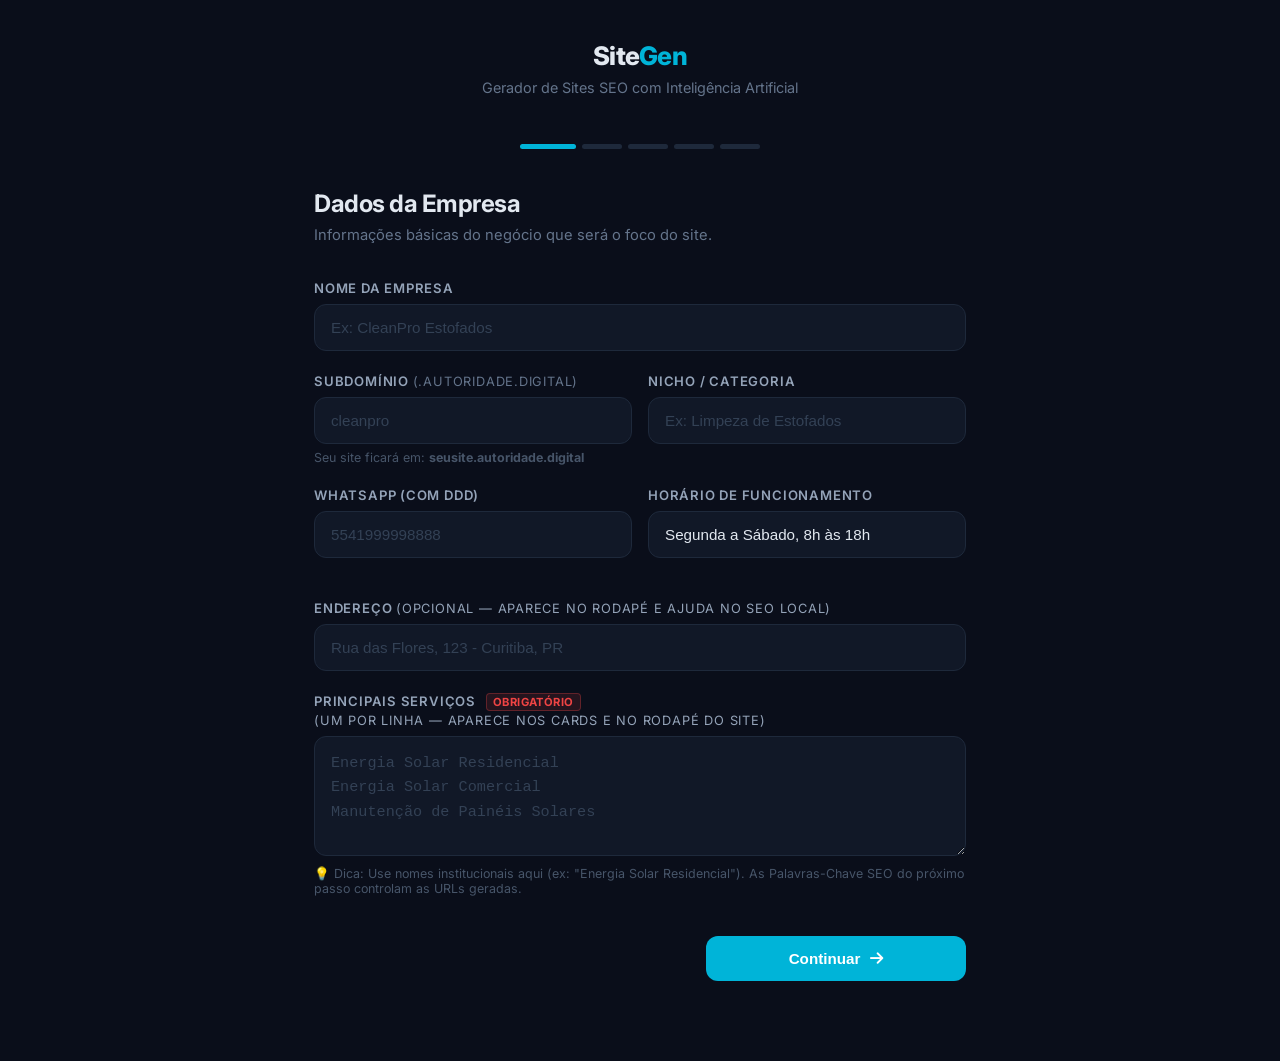
<file: frontend/index.html>
<!DOCTYPE html>
<html lang="pt-BR">

<head>
    <meta charset="UTF-8">
    <meta name="viewport" content="width=device-width, initial-scale=1.0">
    <!-- Redireciona link de recovery do Supabase para o dashboard -->
    <script>if(window.location.hash.includes('type=recovery')){window.location.href='/dashboard'+window.location.hash;}</script>
    <title>SiteGen — Gerador SEO com IA</title>
    <link rel="preconnect" href="https://fonts.googleapis.com">
    <link href="https://fonts.googleapis.com/css2?family=Inter:wght@300;400;500;600;700;800&display=swap"
        rel="stylesheet">
    <link rel="stylesheet" href="https://cdnjs.cloudflare.com/ajax/libs/font-awesome/6.5.0/css/all.min.css">
    <style>
        /* ===== RESET + BASE ===== */
        *,
        *::before,
        *::after {
            margin: 0;
            padding: 0;
            box-sizing: border-box;
        }

        body {
            font-family: 'Inter', -apple-system, sans-serif;
            background: #0a0e1a;
            color: #e2e8f0;
            min-height: 100vh;
            -webkit-font-smoothing: antialiased;
        }

        /* ===== LAYOUT ===== */
        .app {
            max-width: 700px;
            margin: 0 auto;
            padding: 40px 24px 80px;
        }

        .app-header {
            text-align: center;
            margin-bottom: 48px;
        }

        .app-logo {
            font-size: 1.6rem;
            font-weight: 800;
            letter-spacing: -0.03em;
            margin-bottom: 8px;
        }

        .app-logo span {
            color: #00b4d8;
        }

        .app-tagline {
            font-size: 0.9rem;
            color: #64748b;
        }

        /* ===== STEPPER ===== */
        .stepper {
            display: flex;
            justify-content: center;
            gap: 6px;
            margin-bottom: 40px;
        }

        .step-dot {
            width: 40px;
            height: 5px;
            border-radius: 10px;
            background: #1e293b;
            transition: all 0.4s ease;
        }

        .step-dot.active {
            background: #00b4d8;
            width: 56px;
        }

        .step-dot.done {
            background: #22c55e;
        }

        /* ===== FORM PANELS ===== */
        .panel {
            display: none;
            animation: fadeIn 0.4s ease;
        }

        .panel.active {
            display: block;
        }

        @keyframes fadeIn {
            from {
                opacity: 0;
                transform: translateY(16px);
            }

            to {
                opacity: 1;
                transform: translateY(0);
            }
        }

        .panel-title {
            font-size: 1.5rem;
            font-weight: 700;
            margin-bottom: 6px;
            letter-spacing: -0.02em;
        }

        .panel-desc {
            font-size: 0.92rem;
            color: #64748b;
            margin-bottom: 32px;
            line-height: 1.6;
        }

        /* ===== FORM ELEMENTS ===== */
        .field {
            margin-bottom: 22px;
        }

        .field label {
            display: block;
            font-size: 0.82rem;
            font-weight: 600;
            color: #94a3b8;
            text-transform: uppercase;
            letter-spacing: 0.06em;
            margin-bottom: 8px;
        }

        .field input,
        .field textarea,
        .field select {
            width: 100%;
            padding: 14px 16px;
            background: #111827;
            border: 1px solid #1e293b;
            border-radius: 12px;
            color: #e2e8f0;
            font-size: 0.95rem;
            transition: all 0.3s ease;
            outline: none;
        }

        .field input:focus,
        .field textarea:focus,
        .field select:focus {
            border-color: #00b4d8;
            box-shadow: 0 0 0 3px rgba(0, 180, 216, 0.15);
        }

        .field input::placeholder,
        .field textarea::placeholder {
            color: #334155;
        }

        .field textarea {
            min-height: 120px;
            resize: vertical;
            line-height: 1.6;
        }

        .field-hint {
            font-size: 0.78rem;
            color: #475569;
            margin-top: 6px;
        }

        .field-row {
            display: grid;
            grid-template-columns: 1fr 1fr;
            gap: 16px;
        }

        /* Color picker */
        .color-picker-wrap {
            display: flex;
            align-items: center;
            gap: 12px;
        }

        .color-picker-wrap input[type="color"] {
            width: 52px;
            height: 52px;
            padding: 4px;
            border-radius: 12px;
            cursor: pointer;
        }

        .color-preview {
            flex: 1;
            padding: 14px 16px;
            background: #111827;
            border: 1px solid #1e293b;
            border-radius: 12px;
            font-family: 'JetBrains Mono', monospace;
            font-size: 0.95rem;
            color: #e2e8f0;
        }

        /* CSV Upload */
        .upload-zone {
            border: 2px dashed #1e293b;
            border-radius: 16px;
            padding: 36px;
            text-align: center;
            cursor: pointer;
            transition: all 0.3s ease;
            position: relative;
        }

        .upload-zone:hover,
        .upload-zone.dragover {
            border-color: #00b4d8;
            background: rgba(0, 180, 216, 0.05);
        }

        .upload-zone i {
            font-size: 2rem;
            color: #334155;
            margin-bottom: 12px;
        }

        .upload-zone p {
            font-size: 0.9rem;
            color: #64748b;
        }

        .upload-zone .upload-btn {
            color: #00b4d8;
            font-weight: 600;
            text-decoration: underline;
        }

        .upload-zone input[type="file"] {
            position: absolute;
            inset: 0;
            opacity: 0;
            cursor: pointer;
        }

        .upload-result {
            margin-top: 16px;
            padding: 14px 18px;
            background: rgba(34, 197, 94, 0.1);
            border: 1px solid rgba(34, 197, 94, 0.2);
            border-radius: 12px;
            font-size: 0.88rem;
            color: #4ade80;
            display: none;
        }

        .upload-result.show {
            display: flex;
            align-items: center;
            gap: 10px;
        }

        /* Tags display */
        .tags-preview {
            display: flex;
            flex-wrap: wrap;
            gap: 8px;
            margin-top: 12px;
        }

        .tag {
            padding: 6px 14px;
            background: rgba(0, 180, 216, 0.1);
            border: 1px solid rgba(0, 180, 216, 0.2);
            border-radius: 20px;
            font-size: 0.78rem;
            color: #48CAE4;
        }

        /* ===== BUTTONS ===== */
        .btn-row {
            display: flex;
            justify-content: space-between;
            gap: 16px;
            margin-top: 40px;
        }

        .btn {
            display: inline-flex;
            align-items: center;
            justify-content: center;
            gap: 10px;
            padding: 14px 32px;
            font-size: 0.95rem;
            font-weight: 600;
            border-radius: 12px;
            border: none;
            cursor: pointer;
            transition: all 0.3s ease;
        }

        .btn-back {
            background: #1e293b;
            color: #94a3b8;
        }

        .btn-back:hover {
            background: #334155;
        }

        .btn-next {
            background: #00b4d8;
            color: white;
            flex: 1;
            max-width: 260px;
        }

        .btn-next:hover {
            background: #0096c7;
            transform: translateY(-1px);
            box-shadow: 0 4px 15px rgba(0, 180, 216, 0.3);
        }

        .btn-generate {
            background: linear-gradient(135deg, #00b4d8, #48CAE4);
            color: white;
            width: 100%;
            padding: 18px;
            font-size: 1.05rem;
        }

        .btn-generate:hover {
            transform: translateY(-2px);
            box-shadow: 0 8px 25px rgba(0, 180, 216, 0.4);
        }

        .btn:disabled {
            opacity: 0.5;
            cursor: not-allowed;
            transform: none !important;
        }

        /* ===== REVIEW PANEL ===== */
        .review-card {
            background: #111827;
            border: 1px solid #1e293b;
            border-radius: 16px;
            padding: 24px;
            margin-bottom: 16px;
        }

        .review-card h4 {
            font-size: 0.78rem;
            text-transform: uppercase;
            letter-spacing: 0.08em;
            color: #64748b;
            margin-bottom: 12px;
        }

        .review-item {
            display: flex;
            justify-content: space-between;
            padding: 8px 0;
            border-bottom: 1px solid #1a2236;
            font-size: 0.9rem;
        }

        .review-item:last-child {
            border-bottom: none;
        }

        .review-item span:first-child {
            color: #94a3b8;
        }

        .review-item span:last-child {
            color: #e2e8f0;
            font-weight: 500;
        }

        .review-estimate {
            text-align: center;
            padding: 20px;
            background: rgba(0, 180, 216, 0.08);
            border: 1px solid rgba(0, 180, 216, 0.2);
            border-radius: 16px;
            margin: 24px 0;
        }

        .review-estimate .big-number {
            font-size: 2.5rem;
            font-weight: 800;
            color: #00b4d8;
            line-height: 1;
        }

        .review-estimate .big-label {
            font-size: 0.85rem;
            color: #64748b;
            margin-top: 6px;
        }

        .review-cost {
            font-size: 0.88rem;
            color: #4ade80;
            margin-top: 8px;
        }

        /* ===== PROGRESS PANEL ===== */
        .progress-container {
            text-align: center;
        }

        .progress-ring-wrap {
            position: relative;
            width: 200px;
            height: 200px;
            margin: 0 auto 32px;
        }

        .progress-ring {
            transform: rotate(-90deg);
        }

        .progress-ring circle {
            fill: none;
            stroke-width: 8;
        }

        .progress-bg {
            stroke: #1e293b;
        }

        .progress-bar {
            stroke: #00b4d8;
            stroke-linecap: round;
            transition: stroke-dashoffset 0.5s ease;
        }

        .progress-text {
            position: absolute;
            top: 50%;
            left: 50%;
            transform: translate(-50%, -50%);
            text-align: center;
        }

        .progress-percent {
            font-size: 2.8rem;
            font-weight: 800;
            color: #e2e8f0;
            line-height: 1;
        }

        .progress-label {
            font-size: 0.82rem;
            color: #64748b;
            margin-top: 4px;
        }

        .progress-status {
            font-size: 0.95rem;
            color: #94a3b8;
            margin-bottom: 24px;
            min-height: 24px;
        }

        .progress-steps {
            text-align: left;
            max-width: 400px;
            margin: 0 auto;
        }

        .p-step {
            display: flex;
            align-items: center;
            gap: 12px;
            padding: 10px 0;
            font-size: 0.88rem;
            color: #475569;
            transition: all 0.3s ease;
        }

        .p-step.active {
            color: #e2e8f0;
        }

        .p-step.done {
            color: #4ade80;
        }

        .p-step i {
            width: 20px;
            text-align: center;
        }

        /* ===== COMPLETE PANEL ===== */
        .complete-icon {
            font-size: 4rem;
            color: #22c55e;
            margin-bottom: 20px;
        }

        .complete-title {
            font-size: 1.75rem;
            font-weight: 800;
            margin-bottom: 8px;
        }

        .complete-desc {
            color: #64748b;
            margin-bottom: 32px;
        }

        .stats-grid {
            display: grid;
            grid-template-columns: repeat(auto-fit, minmax(130px, 1fr));
            gap: 16px;
            margin-bottom: 32px;
        }

        .stat-box {
            background: #111827;
            border: 1px solid #1e293b;
            border-radius: 12px;
            padding: 20px;
            text-align: center;
        }

        .stat-box .val {
            font-size: 1.5rem;
            font-weight: 800;
            color: #00b4d8;
        }

        .stat-box .lbl {
            font-size: 0.75rem;
            color: #64748b;
            margin-top: 4px;
            text-transform: uppercase;
            letter-spacing: 0.05em;
        }

        .btn-download {
            display: inline-flex;
            align-items: center;
            gap: 10px;
            padding: 16px 40px;
            background: linear-gradient(135deg, #22c55e, #16a34a);
            color: white;
            font-size: 1.05rem;
            font-weight: 700;
            border-radius: 14px;
            border: none;
            cursor: pointer;
            text-decoration: none;
            transition: all 0.3s ease;
        }

        .btn-download:hover {
            transform: translateY(-2px);
            box-shadow: 0 8px 25px rgba(34, 197, 94, 0.3);
        }

        .btn-new {
            display: inline-flex;
            align-items: center;
            gap: 8px;
            margin-top: 20px;
            padding: 12px 24px;
            background: #1e293b;
            color: #94a3b8;
            border: none;
            border-radius: 10px;
            cursor: pointer;
            font-size: 0.88rem;
            transition: all 0.3s ease;
        }

        .btn-new:hover {
            background: #334155;
        }

        /* ===== RESPONSIVE ===== */
        @media (max-width: 640px) {
            .app {
                padding: 24px 16px 60px;
            }

            .field-row {
                grid-template-columns: 1fr;
            }

            .stats-grid {
                grid-template-columns: 1fr;
            }

            .btn-row {
                flex-direction: column-reverse;
            }

            .btn-next {
                max-width: 100%;
            }
        }
    </style>
</head>

<body>
    <div class="app">
        <!-- Header -->
        <div class="app-header">
            <div class="app-logo">Site<span>Gen</span></div>
            <div class="app-tagline">Gerador de Sites SEO com Inteligência Artificial</div>
        </div>

        <!-- Stepper -->
        <div class="stepper" id="stepper">
            <div class="step-dot active" data-step="0"></div>
            <div class="step-dot" data-step="1"></div>
            <div class="step-dot" data-step="2"></div>
            <div class="step-dot" data-step="3"></div>
            <div class="step-dot" data-step="4"></div>
        </div>

        <!-- ===== STEP 0: Empresa ===== -->
        <div class="panel active" data-panel="0">
            <h2 class="panel-title">Dados da Empresa</h2>
            <p class="panel-desc">Informações básicas do negócio que será o foco do site.</p>

            <div class="field">
                <label>Nome da Empresa</label>
                <input type="text" id="empresa_nome" placeholder="Ex: CleanPro Estofados">
            </div>
            <div class="field-row">
                <div class="field">
                    <label>Subdomínio <span style="font-size:0.8rem; font-weight:normal; color:#64748b">(.autoridade.digital)</span></label>
                    <input type="text" id="subdomain" placeholder="cleanpro" pattern="[a-z0-9][a-z0-9\-]{1,61}[a-z0-9]" title="Use apenas letras minúsculas, números e hifens">
                    <p class="field-hint">Seu site ficará em: <strong id="subdomain-preview">seusite.autoridade.digital</strong></p>
                </div>
                <div class="field">
                    <label>Nicho / Categoria</label>
                    <input type="text" id="categoria" placeholder="Ex: Limpeza de Estofados">
                </div>
            </div>
            <div class="field-row">
                <div class="field">
                    <label>WhatsApp (com DDD)</label>
                    <input type="text" id="telefone" placeholder="5541999998888">
                </div>
                <div class="field">
                    <label>Horário de Funcionamento</label>
                    <input type="text" id="horario" placeholder="Seg a Sex, 8h às 18h"
                        value="Segunda a Sábado, 8h às 18h">
                </div>
            </div>

            <div class="field" style="margin-top: 20px;">
                <label>Endereço <span style="font-size:0.8rem; font-weight:normal;">(opcional — aparece no rodapé e
                        ajuda no SEO local)</span></label>
                <input type="text" id="endereco" placeholder="Rua das Flores, 123 - Curitiba, PR">
            </div>

            <div class="field" style="margin-top: 20px;">
                <label>
                    Principais Serviços
                    <span style="
                        display: inline-block;
                        font-size: 0.7rem;
                        font-weight: 700;
                        color: #ef4444;
                        background: rgba(239,68,68,0.12);
                        border: 1px solid rgba(239,68,68,0.3);
                        border-radius: 4px;
                        padding: 1px 6px;
                        margin-left: 6px;
                        text-transform: uppercase;
                        letter-spacing: 0.04em;
                        vertical-align: middle;
                    ">Obrigatório</span>
                    <span style="font-size:0.8rem; font-weight:normal; display:block; margin-top:2px;">(Um por linha — aparece nos cards e no rodapé do site)</span>
                </label>
                <textarea id="servicos"
                    placeholder="Energia Solar Residencial&#10;Energia Solar Comercial&#10;Manutenção de Painéis Solares"></textarea>
                <p id="servicos-error" style="
                    display: none;
                    font-size: 0.82rem;
                    color: #ef4444;
                    margin-top: 6px;
                    font-weight: 500;
                ">⚠️ Preencha a lista de Principais Serviços (um por linha) antes de continuar.</p>
                <p class="field-hint">💡 Dica: Use nomes institucionais aqui (ex: "Energia Solar Residencial"). As Palavras-Chave SEO do próximo passo controlam as URLs geradas.</p>
            </div>

            <div class="btn-row">
                <div></div>
                <button class="btn btn-next" onclick="nextStep()">Continuar <i class="fas fa-arrow-right"></i></button>
            </div>
        </div>

        <!-- ===== STEP 1: Palavras-chave ===== -->
        <div class="panel" data-panel="1">
            <h2 class="panel-title">Palavras-chave</h2>
            <p class="panel-desc">Importe do Google Keyword Planner (CSV) ou adicione manualmente. Cada keyword vira uma
                página do site.</p>

            <div class="upload-zone" id="uploadZone">
                <i class="fas fa-cloud-upload-alt"></i>
                <p>Arraste o CSV aqui ou <span class="upload-btn">clique para selecionar</span></p>
                <p style="font-size:0.75rem; color:#334155; margin-top:8px;">Google Keyword Planner, Ubersuggest ou CSV
                    simples</p>
                <input type="file" id="csvFile" accept=".csv,.txt">
            </div>
            <div class="upload-result" id="uploadResult">
                <i class="fas fa-check-circle"></i>
                <span id="uploadCount"></span>
            </div>

            <div class="field" style="margin-top:24px;">
                <label>Ou adicione manualmente (uma por linha)</label>
                <textarea id="keywords_manual"
                    placeholder="Limpeza de Sofá&#10;Higienização de Estofados&#10;Lavagem de Colchão&#10;Impermeabilização de Sofá"></textarea>
                <p class="field-hint">Dica: Use as keywords mais buscadas do Google Keyword Planner</p>
            </div>

            <div id="keywordsPreview" class="tags-preview"></div>

            <div class="btn-row">
                <button class="btn btn-back" onclick="prevStep()"><i class="fas fa-arrow-left"></i> Voltar</button>
                <button class="btn btn-next" onclick="nextStep()">Continuar <i class="fas fa-arrow-right"></i></button>
            </div>
        </div>

        <!-- ===== STEP 2: Locais ===== -->
        <div class="panel" data-panel="2">
            <h2 class="panel-title">Locais e Regiões</h2>
            <p class="panel-desc">Cidades e bairros que o site vai atingir. Cada local × keyword = 1 página SEO.</p>

            <div class="field">
                <label>Cidades / Bairros (um por linha)</label>
                <textarea id="locais"
                    placeholder="Curitiba&#10;São José dos Pinhais&#10;Colombo&#10;Araucária&#10;Pinhais"
                    style="min-height:180px;"></textarea>
            </div>

            <div id="pagesEstimate"
                style="padding:14px 18px; background:rgba(0,180,216,0.08); border:1px solid rgba(0,180,216,0.2); border-radius:12px; font-size:0.9rem; color:#48CAE4; display:none;">
                <i class="fas fa-calculator"></i> <span id="pagesCount"></span>
            </div>

            <div class="btn-row">
                <button class="btn btn-back" onclick="prevStep()"><i class="fas fa-arrow-left"></i> Voltar</button>
                <button class="btn btn-next" onclick="nextStep()">Continuar <i class="fas fa-arrow-right"></i></button>
            </div>
        </div>

        <!-- ===== STEP 3: Visual ===== -->
        <div class="panel" data-panel="3">
            <h2 class="panel-title">Identidade Visual</h2>
            <p class="panel-desc">Cores e aparência do site gerado.</p>

            <div class="field">
                <label>Cor Principal da Marca</label>
                <div class="color-picker-wrap">
                    <input type="color" id="cor_marca" value="#00b4d8">
                    <input type="text" class="color-preview" id="cor_marca_hex" value="#00b4d8">
                </div>
            </div>

            <div class="field">
                <label>Embed do Google Maps (opcional)</label>
                <textarea id="google_maps" placeholder="Cole o link de embed do Google Maps..."
                    style="min-height:80px;"></textarea>
                <p class="field-hint">Google Maps → Compartilhar → Incorporar mapa → Copie o URL do src</p>
            </div>

            <div class="field" style="margin-top:20px;">
                <label>Tema Visual</label>
                <select id="theme_mode">
                    <option value="auto">🪄 Automático (IA Decide pelo nicho)</option>
                    <option value="dark">🌙 Dark Mode</option>
                    <option value="light">☀️ Light Mode</option>
                </select>
                <p class="field-hint">Defina a base visual do site gerado. Automático escolhe predefinindo dark/light baseado na categoria.</p>
            </div>

            <!-- Cloud Worker Auto Injected -->

            <div class="btn-row">
                <button class="btn btn-back" onclick="prevStep()"><i class="fas fa-arrow-left"></i> Voltar</button>
                <button class="btn btn-next" onclick="nextStep()">Revisar <i class="fas fa-check"></i></button>
            </div>
        </div>

        <!-- ===== STEP 4: Review ===== -->
        <div class="panel" data-panel="4">
            <h2 class="panel-title">Revisar e Gerar</h2>
            <p class="panel-desc">Confira os dados antes de iniciar a geração.</p>

            <div class="review-card">
                <h4>Empresa</h4>
                <div class="review-item"><span>Nome</span><span id="r_nome">-</span></div>
                <div class="review-item"><span>Nicho</span><span id="r_categoria">-</span></div>
                <div class="review-item"><span>Domínio</span><span id="r_dominio">-</span></div>
                <div class="review-item"><span>WhatsApp</span><span id="r_telefone">-</span></div>
            </div>

            <div class="review-card">
                <h4>SEO</h4>
                <div class="review-item"><span>Palavras-chave</span><span id="r_keywords">-</span></div>
                <div class="review-item"><span>Locais</span><span id="r_locais">-</span></div>
            </div>

            <div class="review-estimate">
                <div class="big-number" id="r_total_pages">0</div>
                <div class="big-label">Páginas serão geradas</div>
                <div class="review-cost" id="r_cost">Custo estimado: ~$0.00</div>
            </div>

            <!-- Card de projeção de geração (preenchido via WebSocket 'projection') -->
            <div id="gen-projection" style="
                display: none;
                background: rgba(99,102,241,0.1);
                border: 1px solid rgba(99,102,241,0.3);
                border-radius: 12px;
                padding: 16px 20px;
                margin-top: 16px;
                margin-bottom: 24px;
                font-size: 0.88rem;
            ">
                <div style="font-weight:600; margin-bottom:8px; color:#a5b4fc;">📊 Estimativa de Geração (Cloud)</div>
                <div style="display:flex; gap:24px; flex-wrap:wrap;">
                    <span>⏱ <strong id="proj-time">--</strong></span>
                    <span>💰 <strong id="proj-cost">--</strong></span>
                    <span style="opacity:0.6;">~3.550 tokens/pág · Gemini 2.5 Flash</span>
                </div>
            </div>

            <button class="btn btn-generate" onclick="startGeneration()" id="btnGenerate">
                <i class="fas fa-rocket"></i> Gerar Site Agora
            </button>

            <div class="btn-row" style="margin-top:16px;">
                <button class="btn btn-back" onclick="prevStep()"><i class="fas fa-arrow-left"></i> Voltar e
                    editar</button>
                <div></div>
            </div>
        </div>

        <!-- ===== PROGRESS PANEL ===== -->
        <div class="panel" data-panel="progress">
            <div class="progress-container">
                <div class="progress-ring-wrap">
                    <svg class="progress-ring" width="200" height="200">
                        <circle class="progress-bg" cx="100" cy="100" r="88" />
                        <circle class="progress-bar" id="progressCircle" cx="100" cy="100" r="88" stroke-dasharray="553"
                            stroke-dashoffset="553" />
                    </svg>
                    <div class="progress-text">
                        <div class="progress-percent" id="progressPercent">0%</div>
                        <div class="progress-label">
                            <span id="progressPages">Preparando...</span>
                            <span id="live-cost-display" style="font-size: 0.8em; opacity: 0.55; margin-left: 8px;"></span>
                        </div>
                    </div>
                </div>

                <div class="progress-status" id="progressStatus">Conectando ao servidor...</div>

                <div class="progress-steps" id="progressSteps">
                    <div class="p-step" data-pstep="1"><i class="fas fa-circle-dot"></i> Validar configuração</div>
                    <div class="p-step" data-pstep="2"><i class="fas fa-circle-dot"></i> Gerar combinações</div>
                    <div class="p-step" data-pstep="3"><i class="fas fa-circle-dot"></i> Criar sitemap</div>
                    <div class="p-step" data-pstep="4"><i class="fas fa-circle-dot"></i> Geração paralela (imagem + home + tópicos)</div>
                    <div class="p-step" data-pstep="5"><i class="fas fa-circle-dot"></i> Montar home page premium</div>
                    <div class="p-step" data-pstep="6"><i class="fas fa-circle-dot"></i> Gerar páginas SEO</div>
                    <div class="p-step" data-pstep="7"><i class="fas fa-circle-dot"></i> Validar qualidade</div>
                    <div class="p-step" data-pstep="8"><i class="fas fa-circle-dot"></i> Empacotar site</div>
                </div>
            </div>
        </div>

        <!-- ===== COMPLETE PANEL ===== -->
        <div class="panel" data-panel="complete">
            <div style="text-align:center;">
                <div class="complete-icon"><i class="fas fa-circle-check"></i></div>
                <h2 class="complete-title">Site Gerado com Sucesso!</h2>
                <p class="complete-desc">Seu site SEO está pronto para deploy.</p>

                <div class="stats-grid" id="finalStats"></div>

                <!-- Breakdown por provider -->
                <div id="provider-breakdown" style="display:none; text-align:left; margin-bottom:24px; padding-top:16px; border-top:1px solid rgba(255,255,255,0.1);">
                    <div style="font-size:0.85rem; opacity:0.6; margin-bottom:8px; text-transform:uppercase; letter-spacing:0.05em;">Distribuição de Consumo</div>
                    <div id="pb-gemini" style="font-size:0.95rem; margin-bottom:6px;">
                        🤖 Gemini: <strong id="pb-g-pages">--</strong> pgs · <span style="color:#4ade80;">R$ <span id="pb-g-cost">--</span></span>
                    </div>
                    <div id="pb-openai" style="display:none; font-size:0.95rem;">
                        🔵 OpenAI: <strong id="pb-o-pages">--</strong> pgs · <span style="color:#4ade80;">R$ <span id="pb-o-cost">--</span></span>
                    </div>
                </div>

                <a href="#" class="btn-download" id="downloadBtn">
                    <i class="fas fa-download"></i> Baixar Site (.zip)
                </a>

                <!-- Botão "Ver Site" — aparece apenas quando deploy teve sucesso -->
                <div id="deployBlock" style="display:none; margin-top:16px;">
                    <a href="#" class="btn-download" id="deployBtn"
                       target="_blank" rel="noopener"
                       style="background: linear-gradient(135deg, #7c3aed, #6d28d9);">
                        <i class="fas fa-globe"></i> Visualizar Site Online
                    </a>
                    <p style="font-size:0.78rem; color:#64748b; margin-top:8px;">
                        <i class="fas fa-circle" style="color:#22c55e; font-size:0.6rem;"></i>
                        Site publicado em <span id="deployUrlText"></span>
                    </p>
                </div>

                <br>
                <button class="btn-new" onclick="location.reload()">
                    <i class="fas fa-plus"></i> Gerar outro site
                </button>
            </div>
        </div>
    </div>

    <script>
        // ===== STATE =====
        let currentStep = 0;
        const totalSteps = 5;
        let csvKeywords = [];
        let csvFilePath = '';

        // Reset inline error quando usuário digita em #servicos
        document.getElementById('servicos').addEventListener('input', function() {
            const errorEl = document.getElementById('servicos-error');
            if (errorEl) errorEl.style.display = 'none';
        });

        // ===== NAVIGATION =====
        document.getElementById('subdomain').addEventListener('input', function() {
            const val = this.value.toLowerCase().replace(/[^a-z0-9\-]/g, '');
            this.value = val;
            const preview = val ? `${val}.autoridade.digital` : 'seusite.autoridade.digital';
            document.getElementById('subdomain-preview').textContent = preview;
        });
        function showPanel(index) {
            document.querySelectorAll('.panel').forEach(p => p.classList.remove('active'));
            const panel = document.querySelector(`[data-panel="${index}"]`);
            if (panel) panel.classList.add('active');

            // Update stepper
            document.querySelectorAll('.step-dot').forEach((dot, i) => {
                dot.classList.remove('active', 'done');
                if (i < index) dot.classList.add('done');
                if (i === index) dot.classList.add('active');
            });
        }

        function nextStep() {
            if (currentStep === 0 && !validateStep0()) return;
            if (currentStep === 1) {
                updateKeywordsPreview();
                if (!validateStep1()) return;
            }
            if (currentStep === 2) {
                updatePagesEstimate();
                if (!validateStep2()) return;
            }
            if (currentStep === 3) updateReview();

            currentStep = Math.min(currentStep + 1, totalSteps - 1);
            showPanel(currentStep);
        }

        function prevStep() {
            currentStep = Math.max(currentStep - 1, 0);
            showPanel(currentStep);
        }

        // ===== VALIDATION =====
        function validateStep0() {
            const nome = document.getElementById('empresa_nome').value.trim();
            const subdomain = document.getElementById('subdomain').value.trim();
            const categoria = document.getElementById('categoria').value.trim();
            const telefone = document.getElementById('telefone').value.trim();
            if (!nome) { alert('Preencha o nome da empresa'); return false; }
            if (!subdomain) { alert('Preencha o subdomínio do site'); return false; }
            if (!categoria) { alert('Preencha o nicho/categoria'); return false; }
            if (!telefone) { alert('Preencha o WhatsApp'); return false; }

            // Validação do campo Principais Serviços
            const servicosRaw = document.getElementById('servicos').value;
            const servicosValidos = servicosRaw
                .split('\n')
                .map(s => s.trim())
                .filter(s => s.length > 0);
            const errorEl = document.getElementById('servicos-error');
            if (servicosValidos.length === 0) {
                errorEl.style.display = 'block';
                document.getElementById('servicos').focus();
                document.getElementById('servicos').scrollIntoView({ behavior: 'smooth', block: 'center' });
                return false;
            }
            errorEl.style.display = 'none';
            return true;
        }

        function validateStep1() {
            const keywords = getAllKeywords();
            if (keywords.length === 0) {
                alert('Adicione pelo menos uma palavra-chave (CSV ou manual)');
                return false;
            }
            return true;
        }

        function validateStep2() {
            const locais = document.getElementById('locais').value
                .split('\n').map(l => l.trim()).filter(l => l);
            if (locais.length === 0) {
                alert('Adicione pelo menos uma cidade ou bairro');
                return false;
            }
            return true;
        }

        // ===== CSV UPLOAD =====
        const csvFileInput = document.getElementById('csvFile');
        const uploadZone = document.getElementById('uploadZone');

        csvFileInput.addEventListener('change', async (e) => {
            const file = e.target.files[0];
            if (!file) return;

            const formData = new FormData();
            formData.append('file', file);

            try {
                const resp = await fetch('/api/upload-csv', { method: 'POST', body: formData });
                const data = await resp.json();

                if (data.success) {
                    csvKeywords = data.keywords;
                    csvFilePath = data.filepath;
                    document.getElementById('uploadResult').classList.add('show');
                    document.getElementById('uploadCount').textContent =
                        `${data.count} palavras-chave importadas de ${file.name}`;
                    updateKeywordsPreview();
                }
            } catch (err) {
                alert('Erro ao processar CSV: ' + err.message);
            }
        });

        uploadZone.addEventListener('dragover', (e) => {
            e.preventDefault();
            uploadZone.classList.add('dragover');
        });
        uploadZone.addEventListener('dragleave', () => uploadZone.classList.remove('dragover'));
        uploadZone.addEventListener('drop', (e) => {
            e.preventDefault();
            uploadZone.classList.remove('dragover');
            csvFileInput.files = e.dataTransfer.files;
            csvFileInput.dispatchEvent(new Event('change'));
        });

        // ===== KEYWORDS PREVIEW =====
        function getAllKeywords() {
            const manual = document.getElementById('keywords_manual').value
                .split('\n').map(k => k.trim()).filter(k => k);
            return [...new Set([...csvKeywords, ...manual])];
        }

        function updateKeywordsPreview() {
            const keywords = getAllKeywords();
            const preview = document.getElementById('keywordsPreview');
            preview.innerHTML = keywords.slice(0, 20).map(k =>
                `<span class="tag">${k}</span>`
            ).join('') + (keywords.length > 20 ? `<span class="tag">+${keywords.length - 20} mais</span>` : '');
        }

        // ===== PAGES ESTIMATE =====
        function updatePagesEstimate() {
            const keywords = getAllKeywords();
            const locais = document.getElementById('locais').value
                .split('\n').map(l => l.trim()).filter(l => l);
            const total = keywords.length * locais.length;

            if (total > 0) {
                document.getElementById('pagesEstimate').style.display = 'block';
                document.getElementById('pagesCount').textContent =
                    `${keywords.length} keywords × ${locais.length} locais = ${total} páginas`;
            }
        }

        document.getElementById('locais').addEventListener('input', updatePagesEstimate);
        document.getElementById('keywords_manual').addEventListener('input', () => {
            updateKeywordsPreview();
            updatePagesEstimate();
        });

        // ===== COLOR PICKER =====
        const colorPicker = document.getElementById('cor_marca');
        const colorHex = document.getElementById('cor_marca_hex');

        colorPicker.addEventListener('input', (e) => {
            colorHex.value = e.target.value;
        });

        colorHex.addEventListener('input', (e) => {
            let val = e.target.value;
            if (!val.startsWith('#')) {
                val = '#' + val;
            }
            if (/^#[0-9A-Fa-f]{6}$/i.test(val)) {
                colorPicker.value = val;
            }
        });

        colorHex.addEventListener('blur', (e) => {
            let val = e.target.value;
            if (!val.startsWith('#')) {
                val = '#' + val;
            }
            if (!/^#[0-9A-Fa-f]{6}$/i.test(val)) {
                e.target.value = colorPicker.value;
            } else {
                e.target.value = val;
            }
        });

        // ===== REVIEW =====
        function updateReview() {
            const keywords = getAllKeywords();
            const locais = document.getElementById('locais').value
                .split('\n').map(l => l.trim()).filter(l => l);
            const total = keywords.length * locais.length;

            document.getElementById('r_nome').textContent = document.getElementById('empresa_nome').value;
            document.getElementById('r_categoria').textContent = document.getElementById('categoria').value;
            document.getElementById('r_dominio').textContent = document.getElementById('subdomain').value ? document.getElementById('subdomain').value + '.autoridade.digital' : '(não definido)';
            document.getElementById('r_telefone').textContent = document.getElementById('telefone').value;
            document.getElementById('r_keywords').textContent = `${keywords.length} keywords`;
            document.getElementById('r_locais').textContent = `${locais.length} cidades/bairros`;
            document.getElementById('r_total_pages').textContent = total;

            // Estimativa de custo
            const inputTokens = 2000 * total;
            const outputTokens = 3000 * total;
            const cost = ((inputTokens / 1e6) * 0.28 + (outputTokens / 1e6) * 0.42).toFixed(2);
            const costBrl = (parseFloat(cost) * 5.8).toFixed(2);
            document.getElementById('r_cost').textContent = `Custo estimado: ~$${cost} USD (~R$${costBrl})`;

        }

        // ===== GENERATION =====
        async function startGeneration() {
            const btn = document.getElementById('btnGenerate');
            btn.disabled = true;

            // Coletar dados
            const rawSub = document.getElementById('subdomain').value.trim() || 'meu-site';
            const data = {
                empresa_nome: document.getElementById('empresa_nome').value.trim(),
                subdomain: rawSub,
                dominio: rawSub, // manter pra compatibilidade local ws
                categoria: document.getElementById('categoria').value.trim(),
                telefone: document.getElementById('telefone').value.trim(),
                horario: document.getElementById('horario').value.trim(),
                endereco: document.getElementById('endereco').value.trim(),
                servicos: document.getElementById('servicos').value.trim(),
                cor_marca: document.getElementById('cor_marca').value,
                google_maps: document.getElementById('google_maps').value.trim(),
                theme_mode: document.getElementById('theme_mode').value,
                keywords_csv_path: csvFilePath,
                keywords_manual: document.getElementById('keywords_manual').value,
                locations: document.getElementById('locais').value,
                model: 'deepseek/deepseek-v3.2',
                max_workers: 30,
            };

            // Mostrar painel de progresso
            document.querySelector('.stepper').style.display = 'none';
            showPanel('progress');

            // Conectar WebSocket
            const wsProtocol = location.protocol === 'https:' ? 'wss:' : 'ws:';
            const ws = new WebSocket(`${wsProtocol}//${location.host}/ws/generate`);

            ws.onopen = () => {
                ws.send(JSON.stringify(data));
            };

            ws.onmessage = (event) => {
                const msg = JSON.parse(event.data);
                handleWSMessage(msg);
            };

            ws.onerror = () => {
                document.getElementById('progressStatus').textContent = '❌ Erro de conexão com o servidor';
            };

            ws.onclose = (event) => {
                if (!event.wasClean) {
                    document.getElementById('progressStatus').innerHTML =
                        '❌ Conexão perdida com o servidor. ' +
                        '<button class="btn btn-back" onclick="location.reload()" style="margin-top:12px;">' +
                        '<i class="fas fa-redo"></i> Tentar novamente</button>';
                }
            };
        }

        function updateProgressCircle(pct, labelText) {
            const circumference = 2 * Math.PI * 88;
            const offset = circumference - (pct / 100) * circumference;
            document.getElementById('progressCircle').style.strokeDashoffset = offset;
            document.getElementById('progressPercent').textContent = `${Math.round(pct)}%`;
            if (labelText) {
                document.getElementById('progressPages').textContent = labelText;
            }
        }

        function handleWSMessage(msg) {
            // Mapeamento de progresso inicial para cada passo (0 a 100%)
            // O passo 6 (gerar páginas) vai de 35% a 87% (via case 'progress').
            const stepPercentages = {
                1: 5,
                2: 8,
                3: 12,
                4: 18,   // Geração paralela (imagem + home + tópicos)
                5: 30,   // Montar home page premium
                6: 35,   // Páginas SEO (começa em 35%)
                7: 90,   // Validar qualidade
                8: 95    // Empacotar site
            };

            switch (msg.type) {
                case 'step':
                    // Marcar steps como concluídos
                    document.querySelectorAll('.p-step').forEach(el => {
                        const stepNum = parseInt(el.dataset.pstep);
                        if (stepNum < msg.step) {
                            el.classList.add('done');
                            el.classList.remove('active');
                            el.querySelector('i').className = 'fas fa-check-circle';
                        } else if (stepNum === msg.step) {
                            el.classList.add('active');
                            el.querySelector('i').className = 'fas fa-spinner fa-spin';
                        }
                    });
                    document.getElementById('progressStatus').textContent = msg.message;

                    if (stepPercentages[msg.step]) {
                        // Resgata o nome do passo atual da lista HTML para mostrar abaixo da porcentagem
                        const activeEl = document.querySelector(`.p-step[data-pstep="${msg.step}"]`);
                        const stepName = activeEl ? activeEl.textContent.trim() : "Processando...";
                        updateProgressCircle(stepPercentages[msg.step], stepName);
                    }
                    break;

                case 'projection':
                    document.getElementById('proj-time').textContent = msg.estimated_time_str;
                    document.getElementById('proj-cost').textContent = `R$ ${msg.estimated_cost_brl.toFixed(2)}`;
                    document.getElementById('gen-projection').style.display = 'block';
                    break;

                case 'progress':
                    // O progresso de páginas varia de 0 a 100%. 
                    // Vamos mapear isso para encher a fatia global de 35% até 87%.
                    const pagesProg = msg.percentage;
                    const globalPct = 35 + (pagesProg * 0.52);

                    updateProgressCircle(globalPct, `${msg.current}/${msg.total} páginas`);
                    
                    if (msg.cost_brl !== undefined && msg.cost_brl > 0) {
                        document.getElementById('live-cost-display').textContent = `· R$ ${msg.cost_brl.toFixed(3)}`;
                    }
                    break;

                case 'info':
                    document.getElementById('progressStatus').textContent = msg.message;
                    break;

                case 'complete':
                    updateProgressCircle(100, "Concluído!");
                    showPanel('complete');
                    const s = msg.stats;
                    document.getElementById('finalStats').innerHTML = `
                        <div class="stat-box"><div class="val">${s.pages}</div><div class="lbl">Páginas</div></div>
                        <div class="stat-box"><div class="val">${s.words.toLocaleString()}</div><div class="lbl">Palavras</div></div>
                        <div class="stat-box"><div class="val">$${s.cost_usd}</div><div class="lbl">Custo USD</div></div>
                        <div class="stat-box"><div class="val">R$${s.cost_brl.toFixed(2)}</div><div class="lbl">Custo BRL</div></div>
                        <div class="stat-box"><div class="val">${s.duration}</div><div class="lbl">Tempo Gasto</div></div>
                    `;
                    
                    if (msg.stats && msg.stats.providers) {
                        const p = msg.stats.providers;
                        if (p.gemini) {
                            document.getElementById('pb-g-pages').textContent = p.gemini.pages;
                            document.getElementById('pb-g-cost').textContent  = p.gemini.cost_brl.toFixed(3);
                        }
                        if (p.openai && p.openai.pages > 0) {
                            document.getElementById('pb-o-pages').textContent = p.openai.pages;
                            document.getElementById('pb-o-cost').textContent  = p.openai.cost_brl.toFixed(3);
                            document.getElementById('pb-openai').style.display = 'block';
                        }
                        document.getElementById('provider-breakdown').style.display = 'block';
                    }
                    
                    document.getElementById('downloadBtn').href = msg.download;

                    // Botão "Visualizar Site" — só aparece se o deploy teve sucesso
                    if (msg.deploy_url) {
                        document.getElementById('deployBtn').href = msg.deploy_url;
                        document.getElementById('deployUrlText').textContent = msg.deploy_url;
                        document.getElementById('deployBlock').style.display = 'block';
                    }
                    break;

                case 'error':
                    document.getElementById('progressStatus').innerHTML =
                        `❌ ${msg.message}<br>` +
                        `<button class="btn btn-back" onclick="location.reload()" style="margin-top:12px;">` +
                        `<i class="fas fa-redo"></i> Tentar novamente</button>`;
                    break;
            }
        }
    </script>
</body>

</html>
</file>
